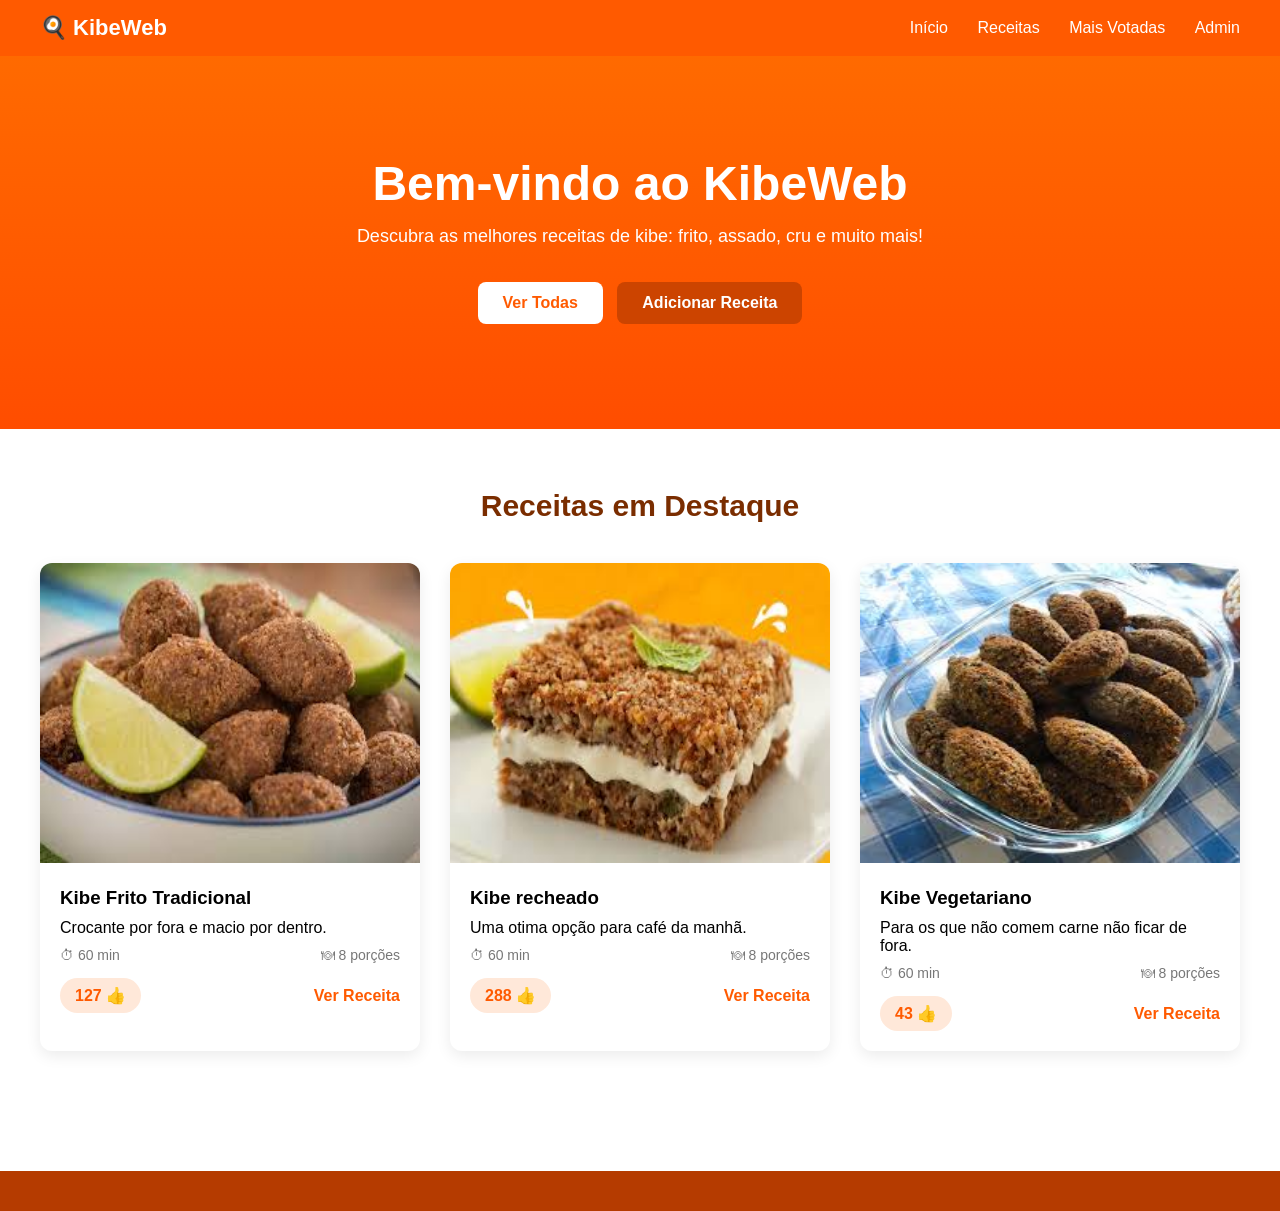
<file: index.html>
<!DOCTYPE html>
<html lang="pt-BR">
<head>
  <meta charset="UTF-8">
  <title>KibeWeb</title>
  <link rel="stylesheet" href="style.css">
</head>
<body>

<header>
  <div class="logo">🍳 KibeWeb</div>
  <nav>
    <a href="#">Início</a>
    <a href="#">Receitas</a>
    <a href="#">Mais Votadas</a>
    <a href="#">Admin</a>
  </nav>
</header>

<section class="hero">
  <h1>Bem-vindo ao KibeWeb</h1>
  <p>Descubra as melhores receitas de kibe: frito, assado, cru e muito mais!</p>
  <a href="#" class="btn btn-light">Ver Todas</a>
  <a href="#" class="btn btn-dark">Adicionar Receita</a>
</section>

<section class="section">
  <h2>Receitas em Destaque</h2>

  <div class="grid">

    <div class="card">
      <img src="img/kibe.jpg" alt="">
      <div class="card-content">
        <h3>Kibe Frito Tradicional</h3>
        <p>Crocante por fora e macio por dentro.</p>
        <div class="info">
          <span>⏱ 60 min</span>
          <span>🍽 8 porções</span>
        </div>
        <div class="card-footer">
          <div class="votes">127 👍</div>
          <a href="receita.html" class="link">Ver Receita</a>
        </div>
      </div>
    </div>

    <div class="card">
        <img src="img/kibe recheado.jpg" alt="">
        <div class="card-content">
          <h3>Kibe recheado</h3>
          <p>Uma otima opção para café da manhã.</p>
          <div class="info">
            <span>⏱ 60 min</span>
            <span>🍽 8 porções</span>
          </div>
          <div class="card-footer">
            <div class="votes">288 👍</div>
            <a href="receitarecheio.html" class="link">Ver Receita</a>
          </div>
        </div>
      </div>

      <div class="card">
        <img src="img/vege.jpg" alt="">
        <div class="card-content">
          <h3>Kibe Vegetariano</h3>
          <p>Para os que não comem carne não ficar de fora.</p>
          <div class="info">
            <span>⏱ 60 min</span>
            <span>🍽 8 porções</span>
          </div>
          <div class="card-footer">
            <div class="votes">43 👍</div>
            <a href="receitavege.html" class="link">Ver Receita</a>
          </div>
        </div>
      </div>

  </div>
</section>

<footer>
</footer>

</body>
</html>
</file>
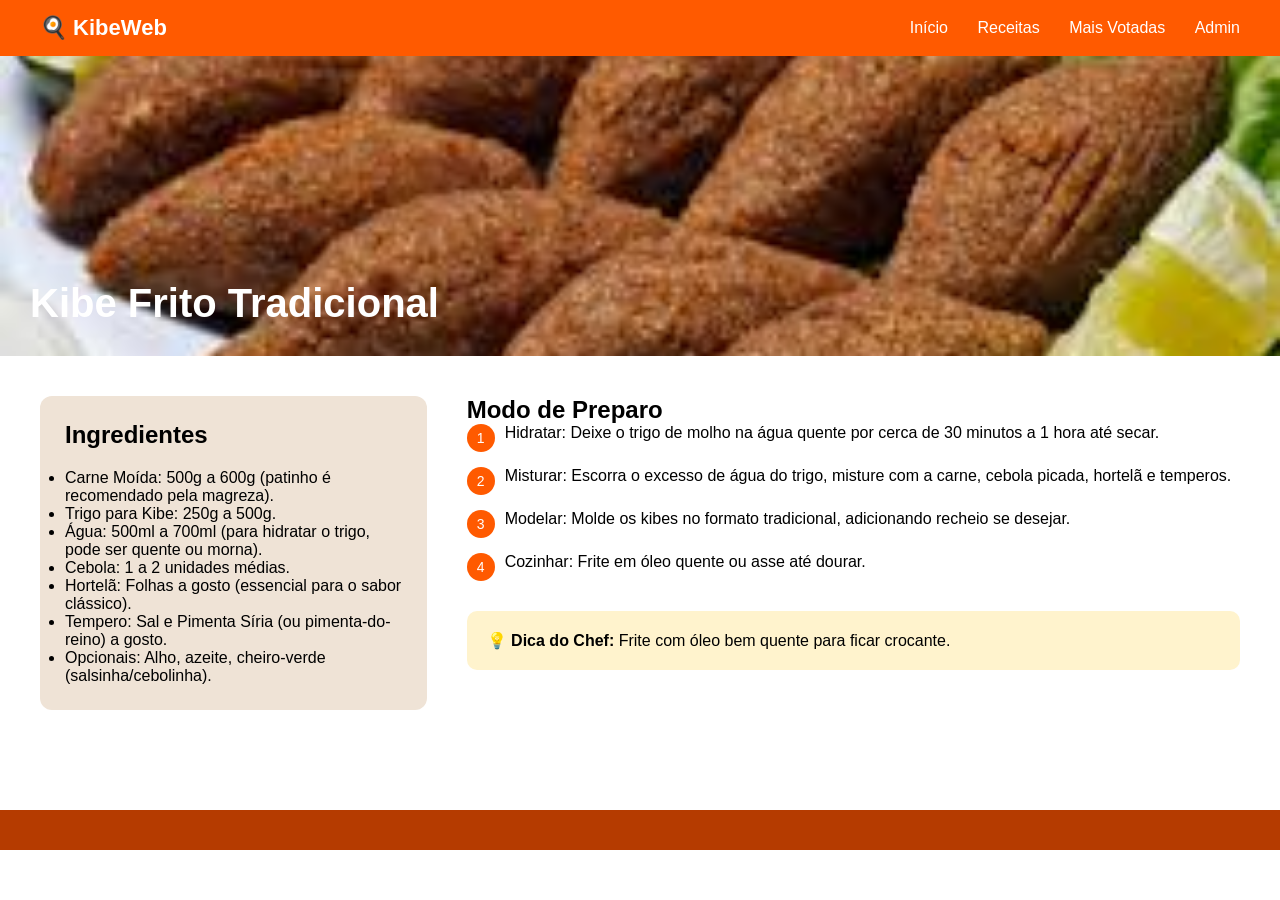
<file: receita.html>
<!DOCTYPE html>
<html lang="pt-BR">
<head>
  <meta charset="UTF-8">
  <title>Kibe Frito</title>
  <link rel="stylesheet" href="style.css">
</head>
<body>

<header>
  <div class="logo">🍳 KibeWeb</div>
  <nav>
    <a href="index.html">Início</a>
    <a href="#">Receitas</a>
    <a href="#">Mais Votadas</a>
    <a href="#">Admin</a>
  </nav>
</header>

<section class="banner" style="background-image: url(img/kibão.jpg);">
  <h1>Kibe Frito Tradicional</h1>
</section>

<div class="content">

  <div class="box">
    <h2>Ingredientes</h2>
    <ul>
      <li>Carne Moída: 500g a 600g (patinho é recomendado pela magreza).</li>
      <li>Trigo para Kibe: 250g a 500g.</li>
      <li>Água: 500ml a 700ml (para hidratar o trigo, pode ser quente ou morna).</li>
      <li>Cebola: 1 a 2 unidades médias.</li>
      <li>Hortelã: Folhas a gosto (essencial para o sabor clássico).</li>
      <li>Tempero: Sal e Pimenta Síria (ou pimenta-do-reino) a gosto.</li>
      <li>Opcionais: Alho, azeite, cheiro-verde (salsinha/cebolinha).</li>
    </ul>
  </div>

  <div>
    <h2>Modo de Preparo</h2>
    <ul class="steps">
      <li><span>1</span> Hidratar: Deixe o trigo de molho na água quente por cerca de 30 minutos a 1 hora até secar.</li>
      <li><span>2</span> Misturar: Escorra o excesso de água do trigo, misture com a carne, cebola picada, hortelã e temperos.</li>
      <li><span>3</span> Modelar: Molde os kibes no formato tradicional, adicionando recheio se desejar.</li>
      <li><span>4</span> Cozinhar: Frite em óleo quente ou asse até dourar.</li>
    </ul>

    <div class="tip">
      💡 <strong>Dica do Chef:</strong> Frite com óleo bem quente para ficar crocante.
    </div>
  </div>

</div>

<footer>

</footer>

</body>
</html>
</file>
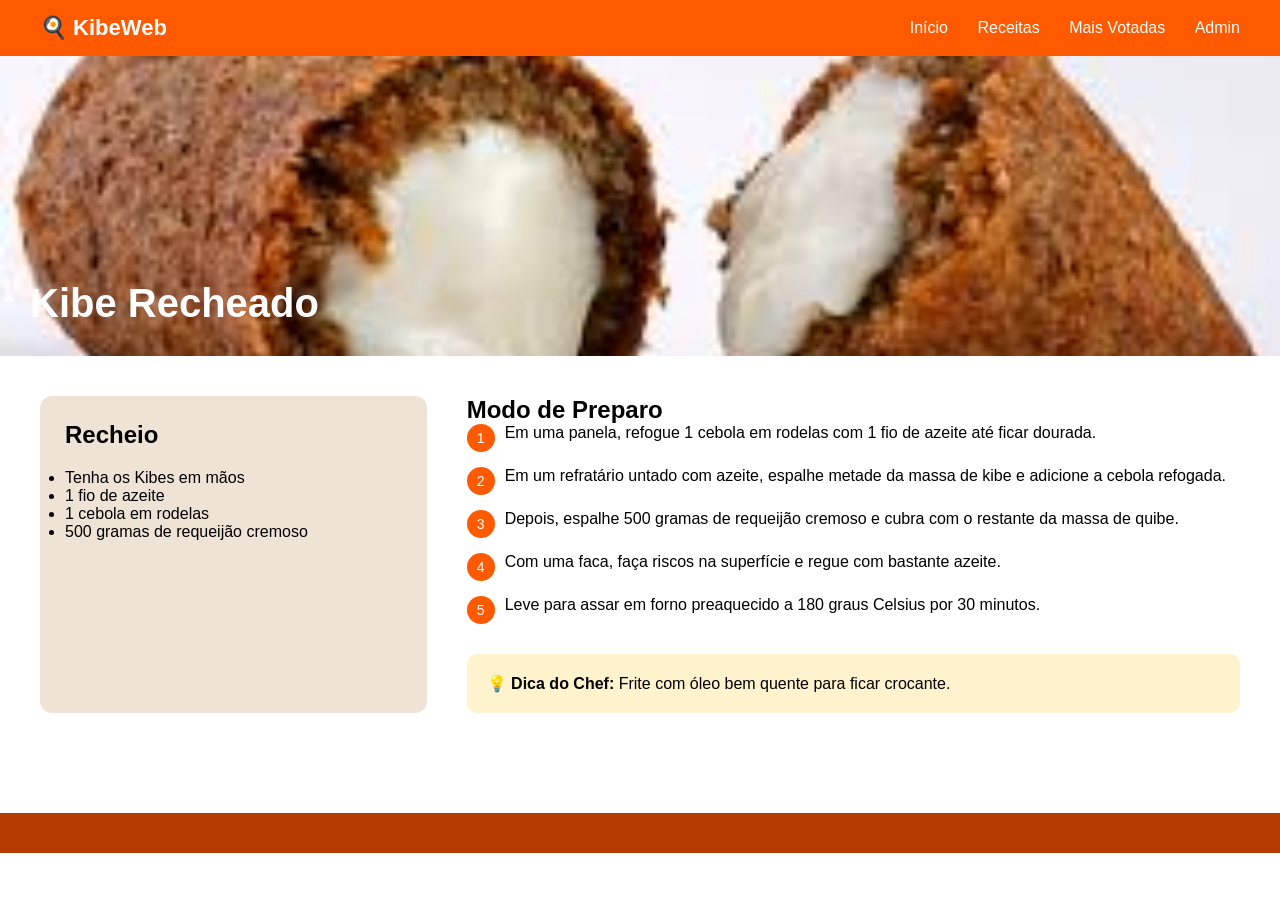
<file: receitarecheio.html>
<!DOCTYPE html>
<html lang="pt-BR">
<head>
  <meta charset="UTF-8">
  <title>Kibe Frito</title>
  <link rel="stylesheet" href="style.css">
</head>
<body>

<header>
  <div class="logo">🍳 KibeWeb</div>
  <nav>
    <a href="index.html">Início</a>
    <a href="#">Receitas</a>
    <a href="#">Mais Votadas</a>
    <a href="#">Admin</a>
  </nav>
</header>

<section class="banner" style="background-image: url(img/melo.jpg);">
  <h1>Kibe Recheado</h1>
</section>

<div class="content">

  <div class="box">
    <h2>Recheio</h2>
    <ul>
      <li>Tenha os Kibes em mãos</li>
      <li>1 fio de azeite</li>
      <li>1 cebola em rodelas</li>
      <li>500 gramas de requeijão cremoso</li>
    </ul>
  </div>

  <div>
    <h2>Modo de Preparo</h2>
    <ul class="steps">
      <li><span>1</span> Em uma panela, refogue 1 cebola em rodelas com 1 fio de azeite até ficar dourada.</li>
      <li><span>2</span> Em um refratário untado com azeite, espalhe metade da massa de kibe e adicione a cebola refogada.</li>
      <li><span>3</span> Depois, espalhe 500 gramas de requeijão cremoso e cubra com o restante da massa de quibe.</li>
      <li><span>4</span> Com uma faca, faça riscos na superfície e regue com bastante azeite.</li>
      <li><span>5</span> Leve para assar em forno preaquecido a 180 graus Celsius por 30 minutos.</li>
    </ul>

    <div class="tip">
      💡 <strong>Dica do Chef:</strong> Frite com óleo bem quente para ficar crocante.
    </div>
  </div>

</div>

<footer>

</footer>

</body>
</html>
</file>
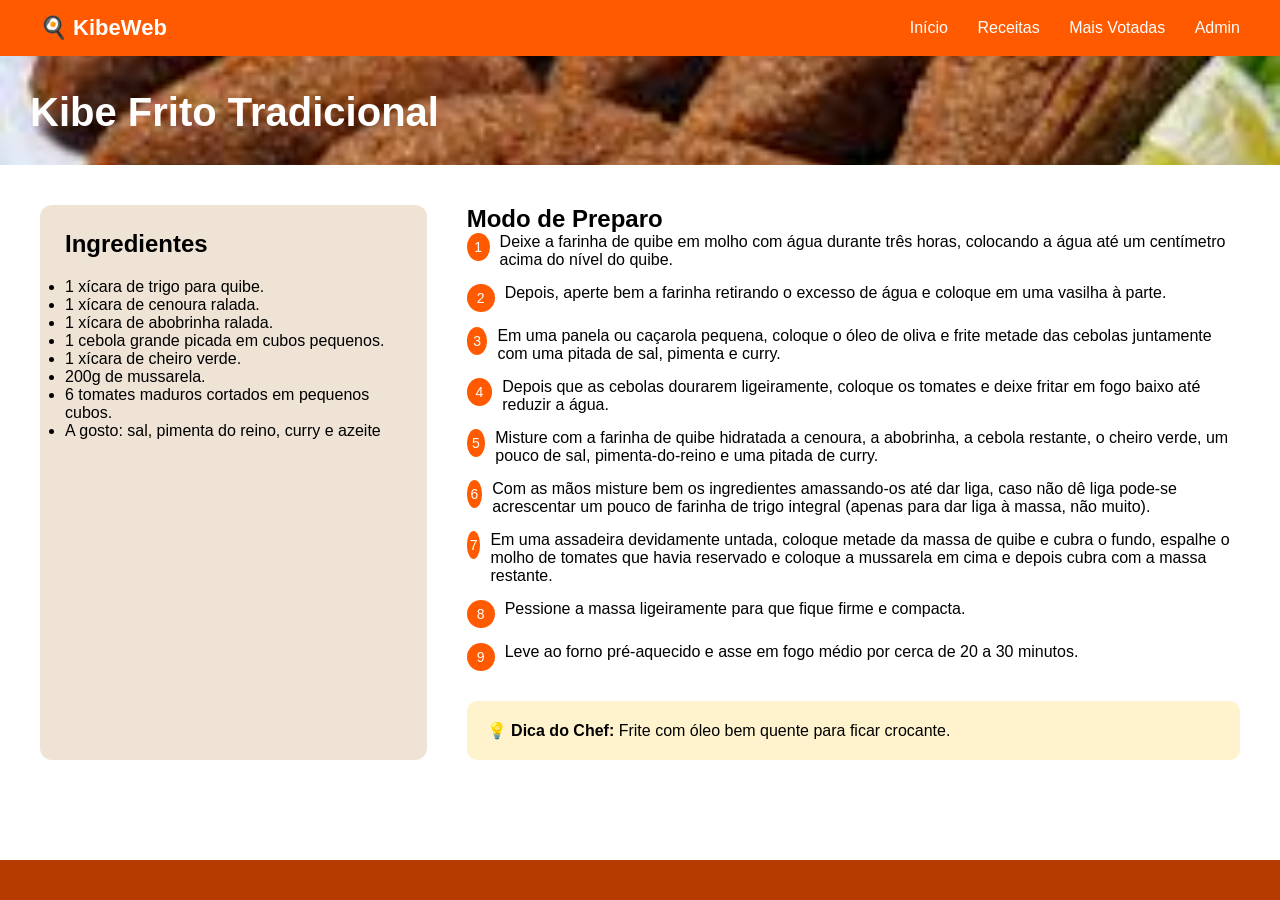
<file: receitavege.html>
<!DOCTYPE html>
<html lang="pt-BR">
<head>
  <meta charset="UTF-8">
  <title>Kibe Frito</title>
  <link rel="stylesheet" href="style.css">
</head>
<body>

<header>
  <div class="logo">🍳 KibeWeb</div>
  <nav>
    <a href="index.html">Início</a>
    <a href="#">Receitas</a>
    <a href="#">Mais Votadas</a>
    <a href="#">Admin</a>
  </nav>
</header>

<section class="banner" style="background-image: url(img/kibão.jpg);">
  <h1>Kibe Frito Tradicional</h1>
</section>

<div class="content">

  <div class="box">
    <h2>Ingredientes</h2>
    <ul>
      <li>1 xícara de trigo para quibe.</li>
      <li>1 xícara de cenoura ralada.</li>
      <li>1 xícara de abobrinha ralada.</li>
      <li>1 cebola grande picada em cubos pequenos.</li>
      <li>1 xícara de cheiro verde.</li>
      <li>200g de mussarela.</li>
      <li>6 tomates maduros cortados em pequenos cubos.</li>
      <li>A gosto: sal, pimenta do reino, curry e azeite</li>
    </ul>
  </div>

  <div>
    <h2>Modo de Preparo</h2>
    <ul class="steps">
      <li><span>1</span> Deixe a farinha de quibe em molho com água durante três horas, colocando a água até um centímetro acima do nível do quibe.</li>
      <li><span>2</span> Depois, aperte bem a farinha retirando o excesso de água e coloque em uma vasilha à parte.</li>
      <li><span>3</span> Em uma panela ou caçarola pequena, coloque o óleo de oliva e frite metade das cebolas juntamente com uma pitada de sal, pimenta e curry.</li>
      <li><span>4</span> Depois que as cebolas dourarem ligeiramente, coloque os tomates e deixe fritar em fogo baixo até reduzir a água.</li>
      <li><span>5</span>Misture com a farinha de quibe hidratada a cenoura, a abobrinha, a cebola restante, o cheiro verde, um pouco de sal, pimenta-do-reino e uma pitada de curry.</li>
      <li><span>6</span>Com as mãos misture bem os ingredientes amassando-os até dar liga, caso não dê liga pode-se acrescentar um pouco de farinha de trigo integral (apenas para dar liga à massa, não muito).</li>
      <li><span>7</span>Em uma assadeira devidamente untada, coloque metade da massa de quibe e cubra o fundo, espalhe o molho de tomates que havia reservado e coloque a mussarela em cima e depois cubra com a massa restante.</li>
      <li><span>8</span> Pessione a massa ligeiramente para que fique firme e compacta.</li>
      <li><span>9</span> Leve ao forno pré-aquecido e asse em fogo médio por cerca de 20 a 30 minutos.</li>
    </ul>

    <div class="tip">
      💡 <strong>Dica do Chef:</strong> Frite com óleo bem quente para ficar crocante.
    </div>
  </div>

</div>

<footer>

</footer>

</body>
</html>
</file>
<file: style.css>
* {
    margin: 0;
    padding: 0;
    box-sizing: border-box;
    font-family: 'Segoe UI', sans-serif;
  }
  
  body {
    min-height: 100vh;
    display: flex;
    flex-direction: column;
  }

  html, body {
    height: 100%;
  }

  footer {
    margin-top: auto;
  }
  
  .page-content {
    flex: 1;
  }
  /* ===== HEADER ===== */
  
  header {
    background: #ff5a00;
    padding: 15px 40px;
    display: flex;
    justify-content: space-between;
    align-items: center;
    color: white;
  }
  
  .logo {
    font-size: 22px;
    font-weight: bold;
  }
  
  nav a {
    color: white;
    text-decoration: none;
    margin-left: 25px;
    font-weight: 500;
  }
  
  nav a:hover {
    opacity: 0.8;
  }
  
  /* ===== HERO ===== */
  
  .hero {
    background: linear-gradient(to bottom, #ff6a00, #ff4d00);
    color: white;
    text-align: center;
    padding: 100px 20px;
  }
  
  .hero h1 {
    font-size: 48px;
    margin-bottom: 15px;
  }
  
  .hero p {
    font-size: 18px;
    margin-bottom: 30px;
  }
  
  .btn {
    padding: 12px 25px;
    border-radius: 8px;
    text-decoration: none;
    font-weight: bold;
    margin: 5px;
    display: inline-block;
  }
  
  .btn-light {
    background: white;
    color: #ff5a00;
  }
  
  .btn-dark {
    background: #cc4400;
    color: white;
  }
  
  /* ===== SECTION ===== */
  
  .section {
    padding: 60px 40px;
    text-align: center;
  }
  
  .section h2 {
    margin-bottom: 40px;
    font-size: 30px;
    color: #7a2d00;
  }
  
  /* ===== CARDS ===== */
  
  .grid {
    display: grid;
    grid-template-columns: repeat(auto-fit, minmax(320px, 1fr));
    gap: 30px;
  }
  
  .card {
    background: white;
    border-radius: 12px;
    overflow: hidden;
    box-shadow: 0 5px 15px rgba(0,0,0,0.08);
    text-align: left;
    transition: 0.3s;
  }
  
  .card:hover {
    transform: translateY(-5px);
  }
  
  .card img {
    width: 100%;
    height: 300px;
    object-fit: fill;
  }
  
  .card-content {
    padding: 20px;
  }
  
  .card h3 {
    margin-bottom: 10px;
  }
  
  .info {
    font-size: 14px;
    margin: 10px 0;
    color: #777;
    display: flex;
    justify-content: space-between;
  }
  
  .card-footer {
    display: flex;
    justify-content: space-between;
    align-items: center;
    margin-top: 15px;
  }
  
  .votes {
    background: #ffe8d9;
    padding: 8px 15px;
    border-radius: 20px;
    color: #ff5a00;
    font-weight: bold;
  }
  
  .link {
    color: #ff5a00;
    text-decoration: none;
    font-weight: bold;
  }
  
  /* ===== RECEITA PAGE ===== */
  
  .banner {
    position: relative;
    height: 300px;
    background-size: cover;
    background-position: center;
    color: white;
    display: flex;
    align-items: flex-end;
    padding: 30px;
  }
  
  .banner h1 {
    font-size: 40px;
  }
  
  .content {
    display: grid;
    grid-template-columns: 1fr 2fr;
    gap: 40px;
    padding: 40px;
  }
  
  .box {
    background: #efe3d6;
    padding: 25px;
    border-radius: 12px;
  }
  
  .box h2 {
    margin-bottom: 20px;
  }
  
  .steps li {
    margin-bottom: 15px;
    list-style: none;
    display: flex;
    align-items: flex-start;
  }
  
  .steps span {
    background: #ff5a00;
    color: white;
    width: 28px;
    height: 28px;
    display: inline-flex;
    align-items: center;
    justify-content: center;
    border-radius: 50%;
    margin-right: 10px;
    font-size: 14px;
  }
  
  .tip {
    margin-top: 30px;
    background: #fff3cd;
    padding: 20px;
    border-radius: 10px;
  }
  
  /* ===== FOOTER ===== */
  
  footer {
    background: #b53b00;
    color: white;
    text-align: center;
    padding: 20px;
    margin-top: 60px;
  }
  
  /* ===== RESPONSIVO ===== */
  
  @media(max-width: 900px){
    .content {
      grid-template-columns: 1fr;
    }
  
    .hero h1 {
      font-size: 32px;
    }
  }
</file>
